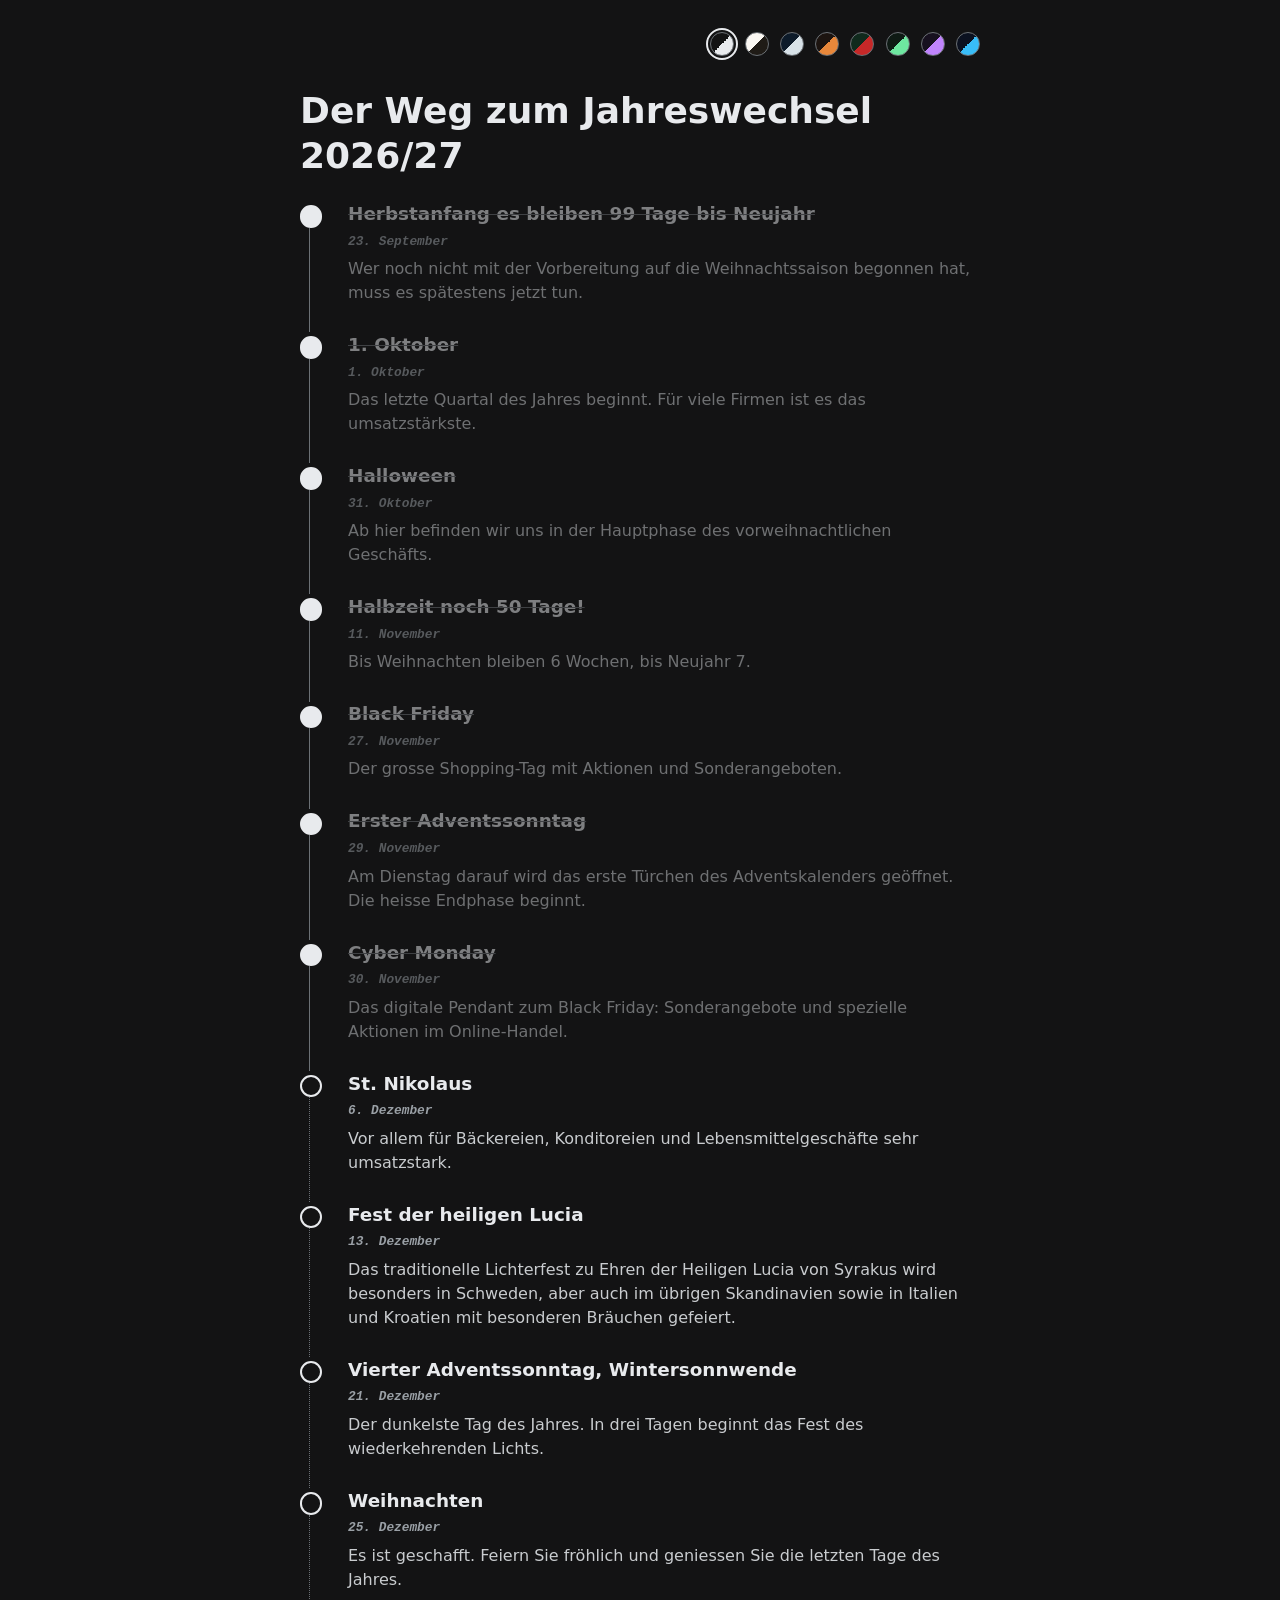
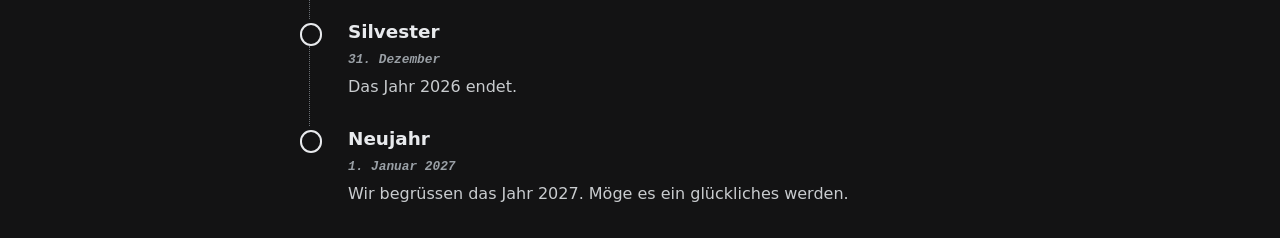
<file: index.html>
<!DOCTYPE html>
<html lang="en">
<head>
  <meta charset="UTF-8">
  <meta name="viewport" content="width=device-width, initial-scale=1">
  <title>Der Weg zum Jahresende 2026/27 - Ein Kalender, den Sie nach Belieben anpassen können.</title>
  <link rel="stylesheet" href="assets/css/milestones.css">
  <style></style>
</head>
<body>
  <div class="theme-switcher" id="theme-switcher" role="group" aria-label="Color theme" hidden></div>

  <h1 class="page-title" id="page-title">Der Weg zum Jahresende</h1>

  <ol class="timeline" id="timeline">
    <noscript><li>This timeline needs JavaScript to display its entries.</li></noscript>
  </ol>

  <script src="assets/js/milestones.js"></script>
</body>
</html>
</file>
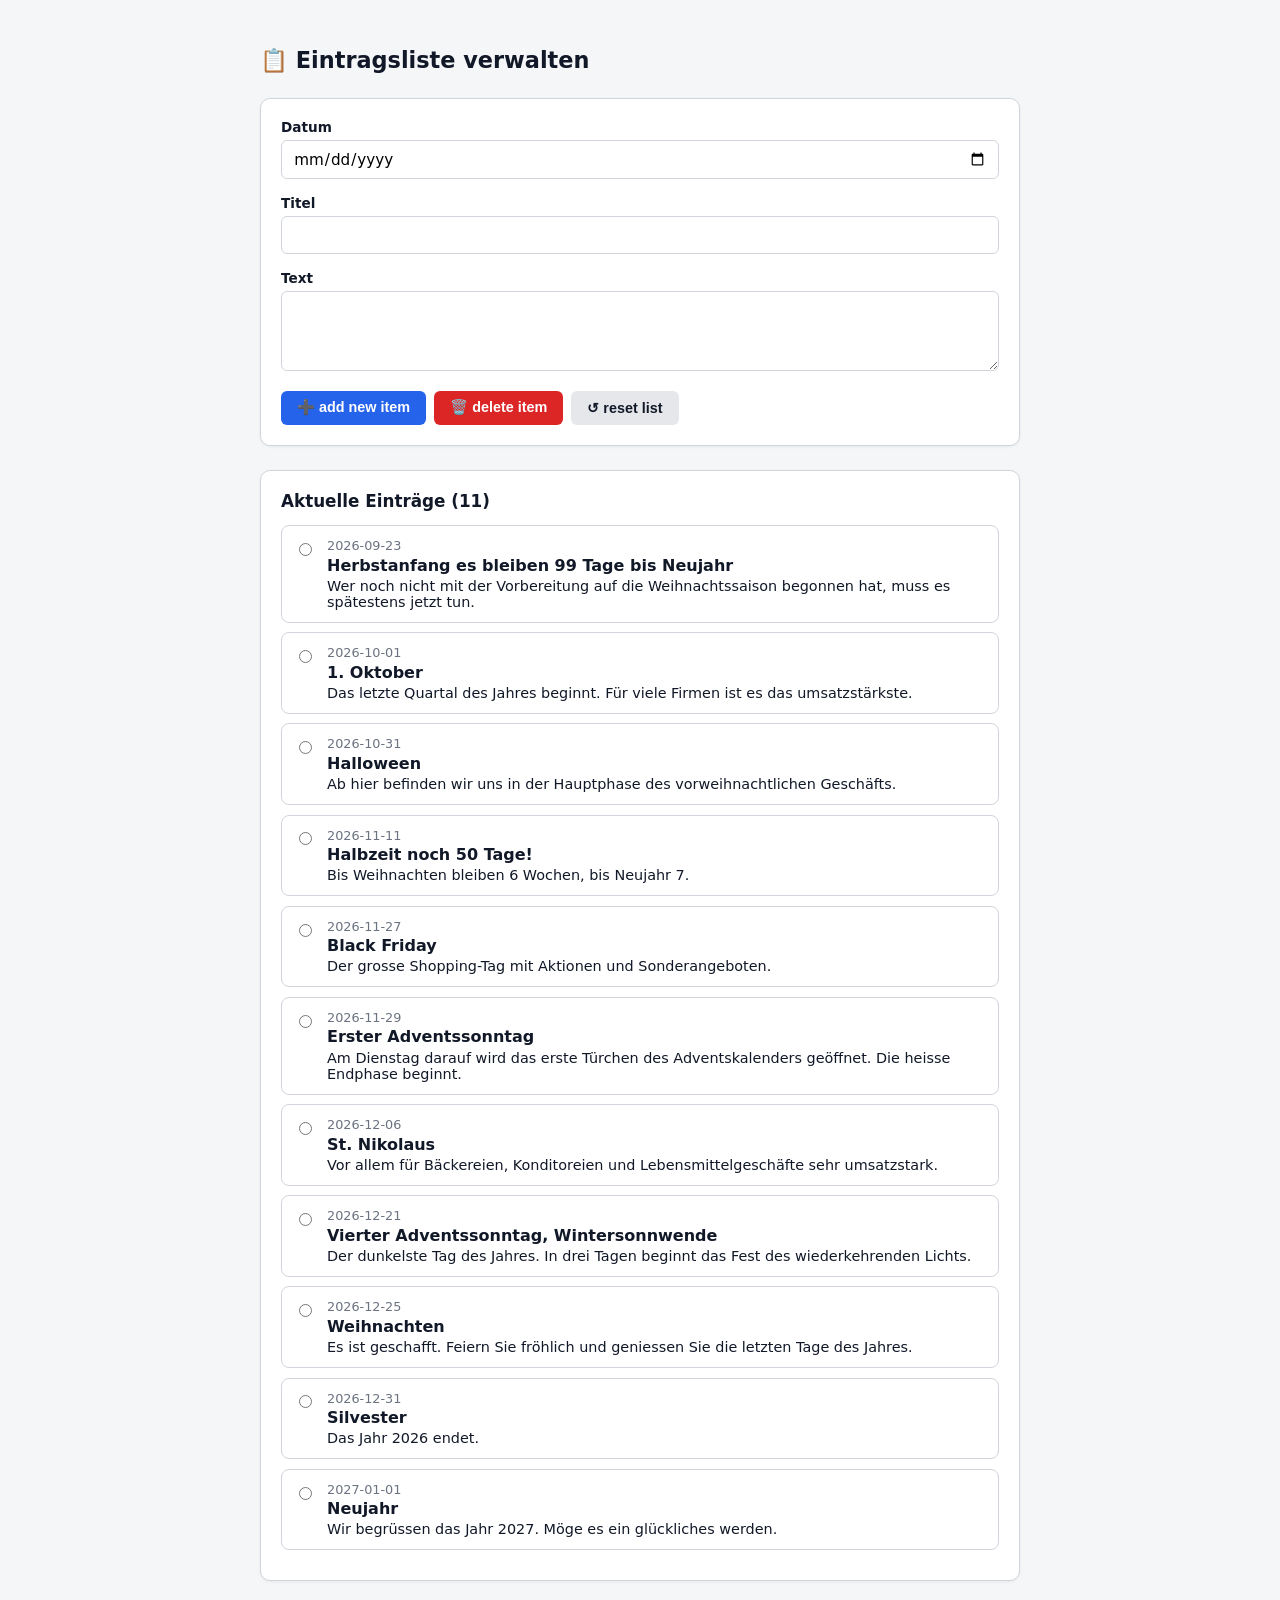
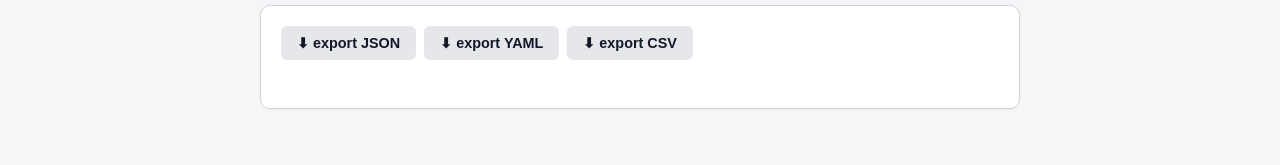
<file: tools/milestones-list-manager.html>
<!DOCTYPE html>
<html lang="de">
<head>
<meta charset="UTF-8">
<meta name="viewport" content="width=device-width, initial-scale=1.0">
<title>Eintragsliste verwalten</title>
<style>
  :root {
    --bg: #f4f6f8;
    --card: #ffffff;
    --accent: #2563eb;
    --accent-hover: #1d4ed8;
    --danger: #dc2626;
    --danger-hover: #b91c1c;
    --border: #d1d5db;
    --text: #111827;
    --muted: #6b7280;
  }
  * { box-sizing: border-box; }
  body {
    font-family: system-ui, -apple-system, "Segoe UI", Roboto, sans-serif;
    background: var(--bg);
    color: var(--text);
    margin: 0;
    padding: 2rem 1rem;
  }
  .container { max-width: 760px; margin: 0 auto; }
  h1 { font-size: 1.4rem; margin-bottom: 1.5rem; }
  .card {
    background: var(--card);
    border: 1px solid var(--border);
    border-radius: 10px;
    padding: 1.25rem;
    margin-bottom: 1.5rem;
    box-shadow: 0 1px 3px rgba(0,0,0,.06);
  }
  label { display: block; font-size: .85rem; font-weight: 600; margin-bottom: .3rem; }
  input[type="date"], input[type="text"], textarea {
    width: 100%;
    padding: .55rem .7rem;
    border: 1px solid var(--border);
    border-radius: 6px;
    font-size: .95rem;
    font-family: inherit;
    margin-bottom: 1rem;
  }
  textarea { resize: vertical; min-height: 80px; }
  input:focus, textarea:focus { outline: 2px solid var(--accent); outline-offset: 1px; border-color: var(--accent); }
  .btn-row { display: flex; flex-wrap: wrap; gap: .5rem; }
  button {
    padding: .55rem 1rem;
    border: none;
    border-radius: 6px;
    font-size: .9rem;
    font-weight: 600;
    cursor: pointer;
    transition: background .15s;
  }
  .btn-primary { background: var(--accent); color: #fff; }
  .btn-primary:hover { background: var(--accent-hover); }
  .btn-danger { background: var(--danger); color: #fff; }
  .btn-danger:hover { background: var(--danger-hover); }
  .btn-neutral { background: #e5e7eb; color: var(--text); }
  .btn-neutral:hover { background: #d1d5db; }
  .item {
    display: flex;
    align-items: flex-start;
    gap: .75rem;
    padding: .75rem;
    border: 1px solid var(--border);
    border-radius: 8px;
    margin-bottom: .6rem;
    cursor: pointer;
  }
  .item.selected { border-color: var(--accent); background: #eff6ff; }
  .item input[type="radio"] { margin-top: .3rem; }
  .item .meta { font-size: .8rem; color: var(--muted); margin-bottom: .15rem; }
  .item .title { font-weight: 700; }
  .item .text { font-size: .9rem; margin-top: .2rem; }
  .empty { color: var(--muted); font-style: italic; }
  #status { font-size: .85rem; color: var(--muted); margin-top: .75rem; min-height: 1.2em; }
</style>
<base target="_blank">
</head>
<body>
<div class="container">
  <h1>📋 Eintragsliste verwalten</h1>

  <div class="card">
    <form id="item-form">
      <label for="f-date">Datum</label>
      <input type="date" id="f-date" required>

      <label for="f-title">Titel</label>
      <input type="text" id="f-title" required maxlength="200">

      <label for="f-text">Text</label>
      <textarea id="f-text" required></textarea>

      <div class="btn-row">
        <button type="submit" class="btn-primary">➕ add new item</button>
        <button type="button" class="btn-danger" id="btn-delete">🗑️ delete item</button>
        <button type="button" class="btn-neutral" id="btn-reset">↺ reset list</button>
      </div>
    </form>
  </div>

  <div class="card">
    <h2 style="font-size:1.05rem;margin-top:0;">Aktuelle Einträge (<span id="count">0</span>)</h2>
    <div id="list"></div>
  </div>

  <div class="card">
    <div class="btn-row">
      <button type="button" class="btn-neutral" id="btn-json">⬇ export JSON</button>
      <button type="button" class="btn-neutral" id="btn-yaml">⬇ export YAML</button>
      <button type="button" class="btn-neutral" id="btn-csv">⬇ export CSV</button>
    </div>
    <div id="status"></div>
  </div>
</div>

<script>
const STORAGE_KEY = "itemsList";
const DEFAULT_ITEMS = [
  {
   "date": "2026-09-23",
   "title": "Herbstanfang es bleiben 99 Tage bis Neujahr",
   "text": "Wer noch nicht mit der Vorbereitung auf die Weihnachtssaison begonnen hat, muss es spätestens jetzt tun."
  },
  {
   "date": "2026-10-01",
   "title": "1. Oktober",
   "text": "Das letzte Quartal des Jahres beginnt. Für viele Firmen ist es das umsatzstärkste."
  },
  {
   "date": "2026-10-31",
   "title": "Halloween",
   "text": "Ab hier befinden wir uns in der Hauptphase des vorweihnachtlichen Geschäfts."
  },
  {
   "date": "2026-11-11",
   "title": "Halbzeit noch 50 Tage!",
   "text": "Bis Weihnachten bleiben 6 Wochen, bis Neujahr 7."
  },
  {
   "date": "2026-11-27",
   "title": "Black Friday",
   "text": "Der grosse Shopping-Tag mit Aktionen und Sonderangeboten."
  },
  {
   "date": "2026-11-29",
   "title": "Erster Adventssonntag",
   "text": "Am Dienstag darauf wird das erste Türchen des Adventskalenders geöffnet. Die heisse Endphase beginnt."
  },
  {
   "date": "2026-12-06",
   "title": "St. Nikolaus",
   "text": "Vor allem für Bäckereien, Konditoreien und Lebensmittelgeschäfte sehr umsatzstark."
  },
  {
   "date": "2026-12-21",
   "title": "Vierter Adventssonntag, Wintersonnwende",
   "text": "Der dunkelste Tag des Jahres. In drei Tagen beginnt das Fest des wiederkehrenden Lichts."
  },
  {
   "date": "2026-12-25",
   "title": "Weihnachten",
   "text": "Es ist geschafft. Feiern Sie fröhlich und geniessen Sie die letzten Tage des Jahres."
  },
  {
   "date": "2026-12-31",
   "title": "Silvester",
   "text": "Das Jahr 2026 endet."
  },
  {
   "date": "2027-01-01",
   "title": "Neujahr",
   "text": "Wir begrüssen das Jahr 2027. Möge es ein glückliches werden."
  }
];

let items = load();
let selectedIndex = null;

function load() {
  let result;
  try {
    const raw = localStorage.getItem(STORAGE_KEY);
    if (raw === null) result = JSON.parse(JSON.stringify(DEFAULT_ITEMS));
    else {
      const parsed = JSON.parse(raw);
      result = Array.isArray(parsed) ? parsed : JSON.parse(JSON.stringify(DEFAULT_ITEMS));
    }
  } catch (e) {
    result = JSON.parse(JSON.stringify(DEFAULT_ITEMS));
  }
  return sortByDate(result);
}

function sortByDate(list) {
  // ISO-Daten (YYYY-MM-DD) lassen sich als Strings vergleichen
  list.sort((a, b) => String(a.date).localeCompare(String(b.date)));
  return list;
}

function save() {
  sortByDate(items);
  localStorage.setItem(STORAGE_KEY, JSON.stringify(items));
}

function render() {
  const listEl = document.getElementById("list");
  document.getElementById("count").textContent = items.length;
  listEl.innerHTML = "";
  if (items.length === 0) {
    listEl.innerHTML = '<p class="empty">Keine Einträge vorhanden.</p>';
    return;
  }
  items.forEach((item, i) => {
    const div = document.createElement("div");
    div.className = "item" + (i === selectedIndex ? " selected" : "");
    div.innerHTML =
      '<input type="radio" name="sel" ' + (i === selectedIndex ? "checked" : "") + '>' +
      '<div>' +
        '<div class="meta">' + escapeHtml(item.date) + '</div>' +
        '<div class="title">' + escapeHtml(item.title) + '</div>' +
        '<div class="text">' + escapeHtml(item.text) + '</div>' +
      '</div>';
    div.addEventListener("click", () => {
      selectedIndex = (selectedIndex === i) ? null : i;
      render();
    });
    listEl.appendChild(div);
  });
}

function escapeHtml(s) {
  return String(s).replace(/[&<>"']/g, c => ({
    "&": "&amp;", "<": "&lt;", ">": "&gt;", '"': "&quot;", "'": "&#39;"
  }[c]));
}

function setStatus(msg) {
  const el = document.getElementById("status");
  el.textContent = msg;
  clearTimeout(setStatus._t);
  setStatus._t = setTimeout(() => { el.textContent = ""; }, 4000);
}

// Formular: neuer Eintrag
document.getElementById("item-form").addEventListener("submit", (e) => {
  e.preventDefault();
  const item = {
    date: document.getElementById("f-date").value,
    title: document.getElementById("f-title").value.trim(),
    text: document.getElementById("f-text").value.trim()
  };
  if (!item.date || !item.title || !item.text) return;
  items.push(item);
  save();
  e.target.reset();
  selectedIndex = null;
  render();
  setStatus("Eintrag hinzugefügt.");
});

// Löschen (ausgewählter Eintrag)
document.getElementById("btn-delete").addEventListener("click", () => {
  if (selectedIndex === null) {
    setStatus("Bitte zuerst einen Eintrag in der Liste auswählen.");
    return;
  }
  items.splice(selectedIndex, 1);
  selectedIndex = null;
  save();
  render();
  setStatus("Eintrag gelöscht.");
});

// Zurücksetzen
document.getElementById("btn-reset").addEventListener("click", () => {
  if (!confirm("Wirklich die gesamte Liste auf den Ausgangszustand zurücksetzen?")) return;
  items = JSON.parse(JSON.stringify(DEFAULT_ITEMS));
  selectedIndex = null;
  save();
  render();
  setStatus("Liste zurückgesetzt.");
});

// ---------- Export ----------
function download(filename, content, mime) {
  const blob = new Blob([content], { type: mime + ";charset=utf-8" });
  const url = URL.createObjectURL(blob);
  const a = document.createElement("a");
  a.href = url;
  a.download = filename;
  document.body.appendChild(a);
  a.click();
  a.remove();
  URL.revokeObjectURL(url);
}

function csvEscape(v) {
  const s = String(v ?? "");
  return /[",\n\r]/.test(s) ? '"' + s.replace(/"/g, '""') + '"' : s;
}

// Einfacher YAML-Serialisierer für dieses flache Datenformat
function toYAML(list) {
  const quote = (s) => {
    const str = String(s ?? "");
    if (/[:#\[\]{},&*?]|^[\s'"!%@`>-]|[\n\r]|^\s|\s$|^(true|false|null|yes|no|on|off)$/i.test(str) || /^\d{4}-\d{2}-\d{2}$/.test(str)) {
      return JSON.stringify(str);
    }
    return str;
  };
  return list.map(item =>
    "- date: " + quote(item.date) + "\n" +
    "  title: " + quote(item.title) + "\n" +
    "  text: " + quote(item.text)
  ).join("\n") + "\n";
}

document.getElementById("btn-json").addEventListener("click", () => {
  download("milestones.json", JSON.stringify(items, null, 2), "application/json");
  setStatus("JSON exportiert.");
});

document.getElementById("btn-yaml").addEventListener("click", () => {
  download("milestones.yaml", toYAML(items), "application/x-yaml");
  setStatus("YAML exportiert.");
});

document.getElementById("btn-csv").addEventListener("click", () => {
  const header = "date,title,text";
  const rows = items.map(i => [i.date, i.title, i.text].map(csvEscape).join(","));
  download("milestones.csv", header + "\n" + rows.join("\n") + "\n", "text/csv");
  setStatus("CSV exportiert.");
});

// Init
save(); // sicherstellen, dass der Ausgangszustand gespeichert ist
render();
</script>
</body>
</html>
</file>
<file: assets/css/milestones.css>
/* ==========================================================
     DEFAULTS: used before (or without) JavaScript.
     Color schemes are defined in the THEMES list in the script
     below; they override these variables at runtime.
     ========================================================== */
  :root {
    --bg: #131314;
    --title: #e8eaed;
    --body: #c9cccf;
    --date: #9aa0a6;
    --marker: #e8eaed;
    --line: #6b7075;

    --marker-size: 1.15rem;
    --marker-top: 0.2rem;
    --item-gap: 1.75rem;
    --indent: 3rem;
    --max-width: 680px;
  }

  * {
    box-sizing: border-box;
  }

  html,
  body {
    margin: 0;
    background: var(--bg);
  }

  body {
    color: var(--body);
    font-family: "Google Sans", "Inter", "Segoe UI", system-ui, -apple-system, sans-serif;
    font-size: 1rem;
    line-height: 1.5;
    padding: 2rem 1.25rem;
  }

  .page-title {
    max-width: var(--max-width);
    margin: 0 auto 1.5rem;
    color: var(--title);
    font-size: clamp(1.5rem, 4vw, 2.25rem);
    font-weight: 700;
    line-height: 1.25;
  }

  /* Smooth color changes when switching themes */
  @media (prefers-reduced-motion: no-preference) {
    html,
    body,
    .timeline-item::before,
    .timeline-title,
    .timeline-date,
    .timeline-text {
      transition: background-color 0.25s ease, border-color 0.25s ease, color 0.25s ease;
    }
  }

  /* ---------- Theme switcher ---------- */

  .theme-switcher {
    display: flex;
    flex-wrap: wrap;
    justify-content: flex-end;
    gap: 0.7rem;
    max-width: var(--max-width);
    margin: 0 auto 2rem;
  }

  .theme-switcher[hidden] {
    display: none;
  }

  .theme-swatch {
    width: 1.5rem;
    height: 1.5rem;
    padding: 0;
    border: 1px solid var(--line);
    border-radius: 50%;
    background: linear-gradient(135deg, var(--swatch-bg) 50%, var(--swatch-accent) 50%);
    cursor: pointer;
  }

  .theme-swatch:hover {
    transform: scale(1.1);
  }

  .theme-swatch[aria-pressed="true"],
  .theme-swatch:focus-visible {
    outline: 2px solid var(--marker);
    outline-offset: 2px;
  }

  /* ---------- Timeline ---------- */

  .timeline {
    list-style: none;
    max-width: var(--max-width);
    margin: 0 auto;
    padding: 0;
  }

  .timeline-item {
    position: relative;
    padding: 0 0 var(--item-gap) var(--indent);
  }

  /* Hollow circle marker */
  .timeline-item::before {
    content: "";
    position: absolute;
    left: 0;
    top: var(--marker-top);
    width: var(--marker-size);
    height: var(--marker-size);
    border: 2px solid var(--marker);
    border-radius: 50%;
    background: var(--bg);
    z-index: 1;
  }

  /* Dotted connector down to the next marker */
  .timeline-item::after {
    content: "";
    position: absolute;
    left: calc(var(--marker-size) / 2 - 0.5px);
    top: calc(var(--marker-top) + var(--marker-size) + 0.25rem);
    bottom: calc(var(--marker-top) * -1 + 0.25rem);
    border-left: 1px dotted var(--line);
  }

  .timeline-item:last-child {
    padding-bottom: 0;
  }

  .timeline-item:last-child::after {
    display: none;
  }

  /* ---------- Content ---------- */

  .timeline-title {
    margin: 0;
    color: var(--title);
    font-size: 1.15rem;
    font-weight: 600;
    line-height: 1.3;
  }

  .timeline-date {
    display: block;
    margin: 0.35rem 0 0.4rem;
    color: var(--date);
    font-family: ui-monospace, "SFMono-Regular", Menlo, Consolas, "Courier New", monospace;
    font-size: 0.8rem;
    font-style: italic;
    font-weight: 600;
  }

  .timeline-text {
    margin: 0;
    color: var(--body);
  }

  /* ---------- Past vs. future ---------- */

  /* Past: marker fills in solid and the entry fades back a little. */
  .timeline-item.is-past::before {
    background: var(--marker);
  }

  .timeline-item.is-past .timeline-title,
  .timeline-item.is-past .timeline-date,
  .timeline-item.is-past .timeline-text {
    opacity: 0.5;
  }

  .timeline-item.is-past .timeline-title {
    text-decoration: line-through;
    text-decoration-color: var(--line);
    text-decoration-thickness: 1px;
  }

  /* The connector below a past item turns solid. */
  .timeline-item.is-past::after {
    border-left-style: solid;
  }

  /* Today: accent-colored ring, slightly larger, with a small badge. */
  .timeline-item.is-today::before {
    border-color: var(--date);
    box-shadow: 0 0 0 3px color-mix(in srgb, var(--date) 25%, transparent);
  }

  .timeline-item.is-today .timeline-title {
    color: var(--date);
  }

  .timeline-item.is-today .timeline-date::after {
    content: "Heute";
    display: inline-block;
    margin-left: 0.5rem;
    padding: 0.05rem 0.45rem;
    border-radius: 1rem;
    background: var(--date);
    color: var(--bg);
    font-style: normal;
    font-size: 0.7rem;
    vertical-align: middle;
  }

  /* ---------- Small screens ---------- */

  @media (max-width: 480px) {
    body {
      padding: 1.25rem 1rem;
    }

    :root {
      --indent: 2.5rem;
    }
  }
</file>
